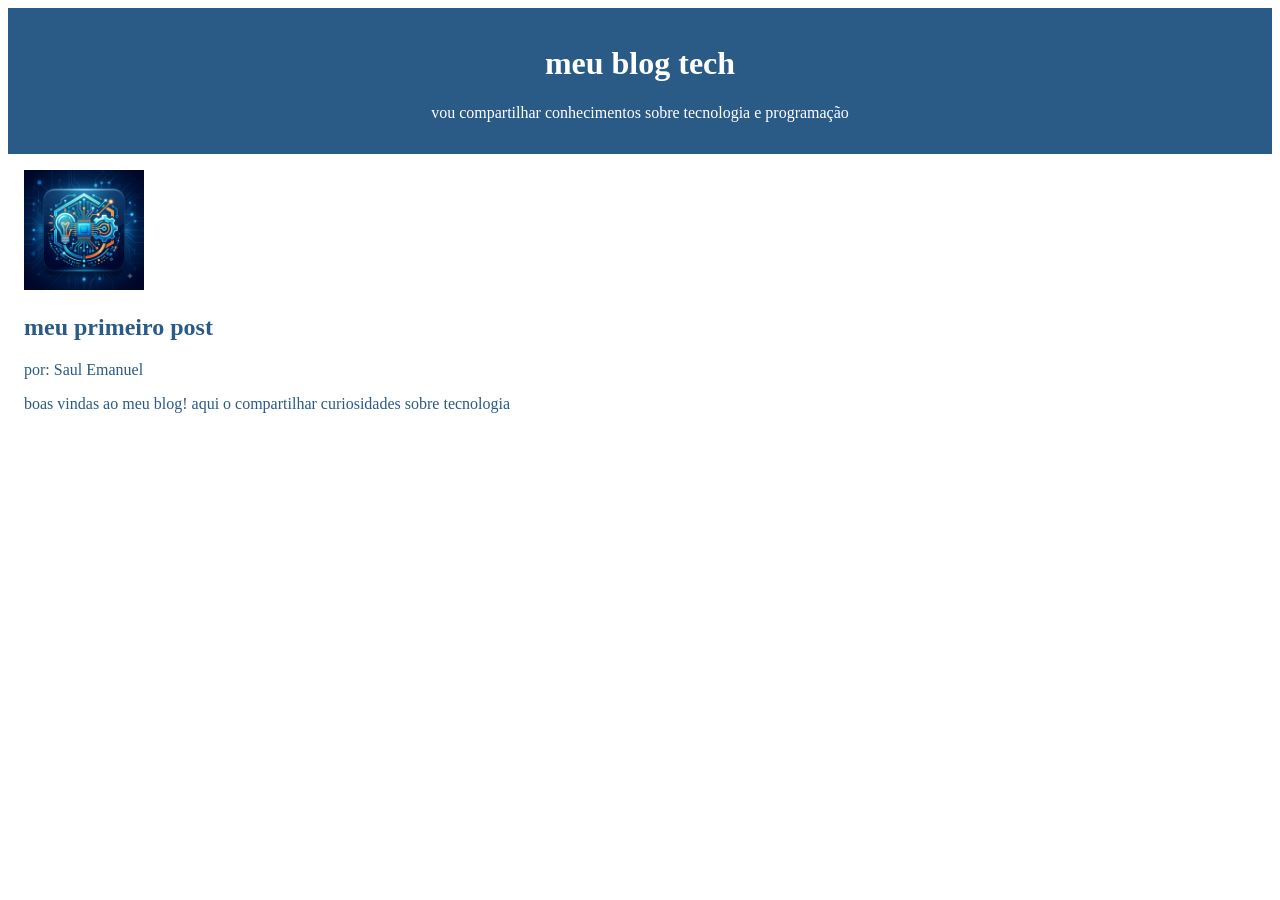
<file: index.html>
<!DOCTYPE html>
<html lang="pt-br">
    <head>
        <meta charset="UTF-8">
        <meta name="viewport" 
        content="width=device-width, initial-scale=1.0">
        <title>neymar traz o hexa</title>
        <style>
            header{
                background-color: #2A5B86;
                color:#FFFFFF;
                text-align: center;
                max-width: 1500px;
                margin: 0 auto;
                padding: 16px;
 
            }
            main {
                background-color: #FFFFFF;
                color: #2A5B86;
                max-width: 1500px;
                margin: 0 auto;
                padding: 16px;
            }
            img{
              width: 120px;
              height: 120px;
            }
        </style>
    </head>
       <body>
       <header>
        <h1>meu blog tech</h1>
        <p>vou compartilhar conhecimentos sobre tecnologia e programação<p>
        </header>
          <main> 
            <img src="img/imagem.png" alt="Um ícone pequeno e estilizado sobre um fundo branco e limpo. Ao centro, há uma ilustração azul que combina elementos simbolizando tecnologia e inovação, como engrenagens interconectadas e linhas de circuito formando um padrão coeso. Acima e abaixo desse ícone, lê-se o texto "TECH BLOG" em letras maiúsculas azuis, sugerindo a logomarca de uma publicação digital moderna voltada para atualizações e insights sobre tecnologia.">
             <h2>meu primeiro post</h2>
            <p>por: Saul Emanuel</p>
            <p>boas vindas ao meu blog! aqui o compartilhar curiosidades sobre tecnologia</p>
          </main>
       </body>
    </html>
</file>
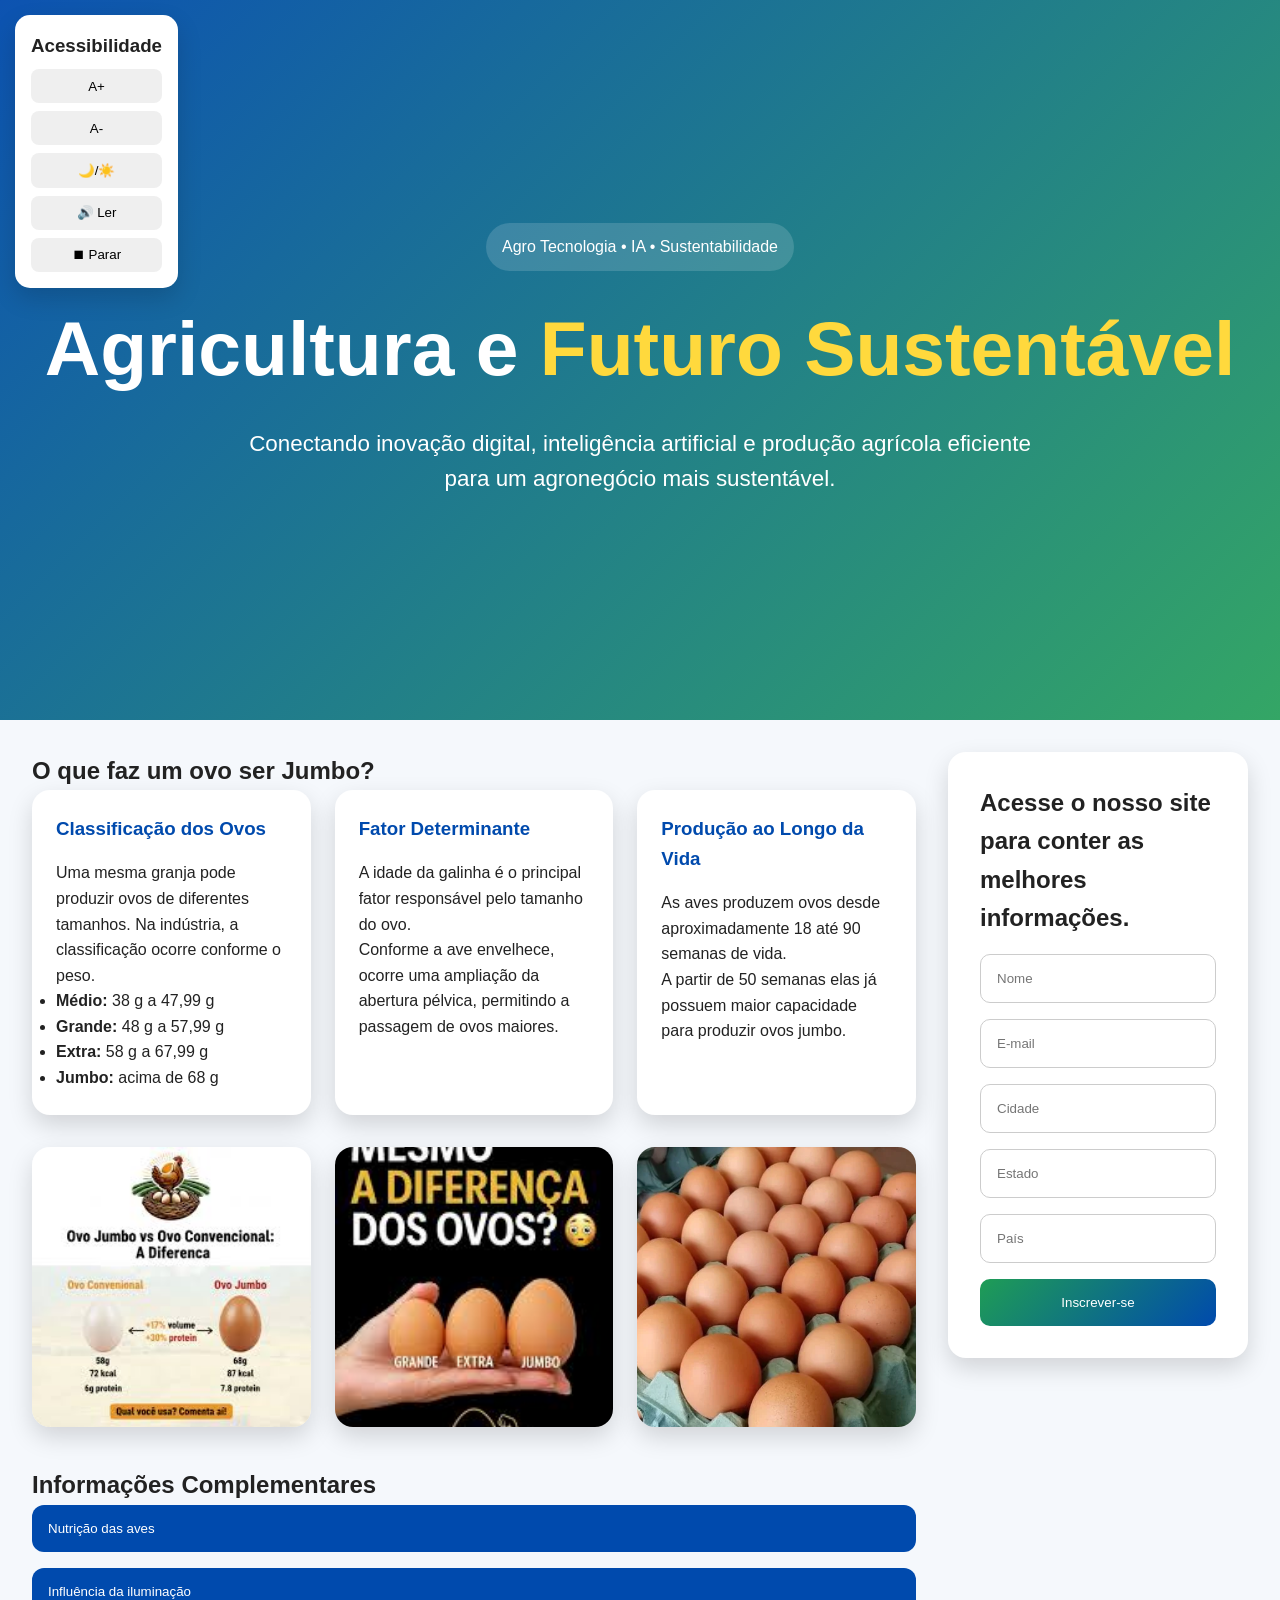
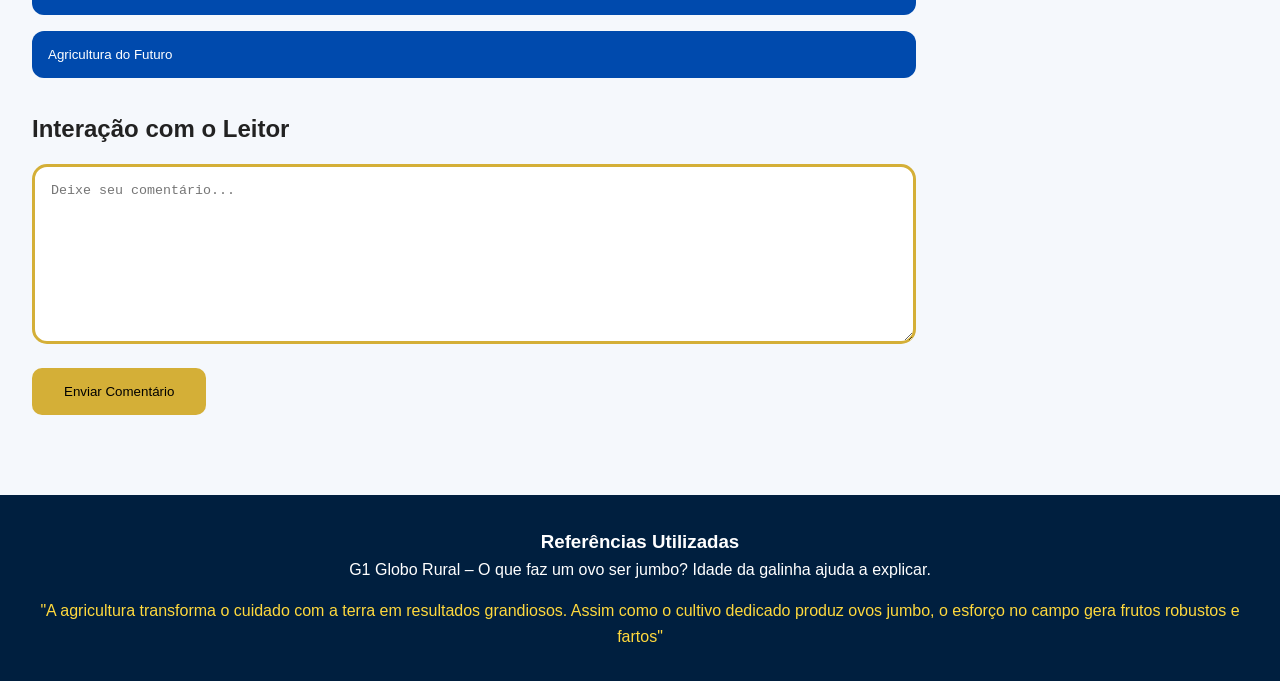
<file: AGRINHO SAULZIN/index.html>
<!DOCTYPE html>
<html lang="pt-BR">
<head>
    <meta charset="UTF-8">
    <meta name="viewport" content="width=device-width, initial-scale=1.0">
    <title>Agricultura e Futuro Sustentável</title>
    <link rel="stylesheet" href="style.css">
</head>
<body>

    <!-- Caixa de Acessibilidade -->
    <div class="accessibility-box">
        <h3>Acessibilidade</h3>
        <button id="increaseFont">A+</button>
        <button id="decreaseFont">A-</button>
        <button id="toggleTheme">🌙/☀️</button>
        <button id="startReading">🔊 Ler</button>
        <button id="stopReading">⏹ Parar</button>
    </div>

    <!-- HERO -->
    <header class="hero">
        <div class="hero-content">
            <span class="tag">Agro Tecnologia • IA • Sustentabilidade</span>

            <h1>
                Agricultura e
                <span>Futuro Sustentável</span>
            </h1>

            <p>
                Conectando inovação digital, inteligência artificial e
                produção agrícola eficiente para um agronegócio mais
                sustentável.
            </p>
        </div>
    </header>

    <main class="container">

        <!-- Conteúdo Principal -->
        <section class="content" id="mainContent">

            <div class="section-title">
                <h2>O que faz um ovo ser Jumbo?</h2>
            </div>

            <div class="cards-grid">

                <article class="card">
                    <h3>Classificação dos Ovos</h3>
                    <p>
                        Uma mesma granja pode produzir ovos de diferentes tamanhos.
                        Na indústria, a classificação ocorre conforme o peso.
                    </p>

                    <ul>
                        <li><strong>Médio:</strong> 38 g a 47,99 g</li>
                        <li><strong>Grande:</strong> 48 g a 57,99 g</li>
                        <li><strong>Extra:</strong> 58 g a 67,99 g</li>
                        <li><strong>Jumbo:</strong> acima de 68 g</li>
                    </ul>
                </article>

                <article class="card">
                    <h3>Fator Determinante</h3>
                    <p>
                        A idade da galinha é o principal fator responsável
                        pelo tamanho do ovo.
                    </p>

                    <p>
                        Conforme a ave envelhece, ocorre uma ampliação da
                        abertura pélvica, permitindo a passagem de ovos maiores.
                    </p>
                </article>

                <article class="card">
                    <h3>Produção ao Longo da Vida</h3>
                    <p>
                        As aves produzem ovos desde aproximadamente
                        18 até 90 semanas de vida.
                    </p>

                    <p>
                        A partir de 50 semanas elas já possuem maior
                        capacidade para produzir ovos jumbo.
                    </p>
                </article>

            </div>

            <!-- Espaços para imagens -->
            <section class="gallery">

                <div class="imagem">
                    <img src="img/Foto1.png" alt="ovo jumbo">
                </div>

                <div class="imagem">
                    <img src="img/Foto2.png" alt="você sabe diferenciar ovos">
                </div>

                <div class="imagem">
                    <img src="img/Foto3.png" alt="ovos normais">
                </div>

            </section>

            <!-- Accordion -->
            <section class="accordion-section">

                <h2>Informações Complementares</h2>

                <div class="accordion-item">
                    <button class="accordion-btn">
                        Nutrição das aves
                    </button>

                    <div class="accordion-content">
                        <p>
                            A alimentação deve ser altamente nutritiva,
                            rica em proteínas e baseada principalmente
                            em soja para favorecer a produção.
                        </p>
                    </div>
                </div>

                <div class="accordion-item">
                    <button class="accordion-btn">
                        Influência da iluminação
                    </button>

                    <div class="accordion-content">
                        <p>
                            O aumento da luz artificial nos galinheiros
                            pode estimular a produção de ovos.
                        </p>
                    </div>
                </div>

                <div class="accordion-item">
                    <button class="accordion-btn">
                        Agricultura do Futuro
                    </button>

                    <div class="accordion-content">
                        <p>
                            Sensores inteligentes, análise de dados,
                            automação e inteligência artificial estão
                            transformando o agronegócio em uma atividade
                            mais eficiente e sustentável.
                        </p>
                    </div>
                </div>

            </section>

            <!-- Comentários -->
            <section class="comments">
                <h2>Interação com o Leitor</h2>

                <textarea
                    placeholder="Deixe seu comentário..."
                ></textarea>

                <button class="comment-btn">
                    Enviar Comentário
                </button>
            </section>

        </section>

        <!-- Formulário à direita -->
        <aside class="sidebar">

            <div class="form-card">

                <h2>Acesse o nosso site para conter as melhores informações.</h2>

                <form>

                    <input type="text" placeholder="Nome">

                    <input type="email" placeholder="E-mail">

                    <input type="text" placeholder="Cidade">

                    <input type="text" placeholder="Estado">

                    <input type="text" placeholder="País">

                    <button type="submit">
                        Inscrever-se
                    </button>

                </form>

            </div>

        </aside>

    </main>

    <!-- Rodapé -->
    <footer>

        <h3>Referências Utilizadas</h3>

        <p>
            G1 Globo Rural – O que faz um ovo ser jumbo? Idade da galinha ajuda a explicar.
        </p>

        <p class="frase">
            "A agricultura transforma o cuidado com a terra em resultados grandiosos. 
            Assim como o cultivo dedicado produz ovos jumbo, o esforço no campo gera frutos robustos e fartos"
        </p>

    </footer>

    <script src="script.js"></script>

</body>
</html>
</file>
<file: AGRINHO SAULZIN/style.css>
:root{

    --azul:#004aad;
    --azul-celeste:#58b8ff;
    --azul-metalico:#5f7d95;
    --verde:#1f9d55;
    --amarelo:#ffd93d;
    --ouro:#d4af37;
    --preto:#111;
    --branco:#fff;

    --radius:18px;
    --shadow:0 10px 25px rgba(0,0,0,.15);

    --spacing:1rem;
    --font-base:16px;
}

*{
    margin:0;
    padding:0;
    box-sizing:border-box;
}

html{
    font-size:var(--font-base);
    scroll-behavior:smooth;
}

body{
    font-family:Segoe UI, Arial, sans-serif;
    background:#f5f8fc;
    color:#222;
    line-height:1.6;
}

body.dark{
    background:#111;
    color:white;
}

body.dark .card,
body.dark .form-card,
body.dark .accordion-content,
body.dark footer{
    background:#1b1b1b;
    color:white;
}

.hero{
    min-height:80vh;

    background:
    linear-gradient(
    135deg,
    rgba(0,74,173,.95),
    rgba(31,157,85,.9));

    display:flex;
    justify-content:center;
    align-items:center;
    text-align:center;

    padding:2rem;
    color:white;
}

.hero h1{
    font-size:clamp(2.5rem,6vw,5rem);
}

.hero h1 span{
    color:var(--amarelo);
}

.hero p{
    max-width:800px;
    margin:auto;
    margin-top:1rem;
    font-size:clamp(1rem,2vw,1.4rem);
}

.tag{
    display:inline-block;
    margin-bottom:1rem;
    background:rgba(255,255,255,.15);
    padding:.7rem 1rem;
    border-radius:50px;
}

.container{
    display:grid;
    grid-template-columns:minmax(0,3fr) minmax(300px,1fr);
    gap:2rem;

    padding:2rem;
}

.cards-grid{
    display:grid;
    grid-template-columns:repeat(auto-fit,minmax(250px,1fr));
    gap:1.5rem;
}

.card{
    background:white;
    padding:1.5rem;
    border-radius:var(--radius);
    box-shadow:var(--shadow);
}

.card h3{
    color:var(--azul);
    margin-bottom:1rem;
}

.gallery{
    margin-top:2rem;

    display:grid;
    grid-template-columns:repeat(auto-fit,minmax(250px,1fr));
    gap:1.5rem;
}

.imagem img{
    width:100%;
    height:280px;
    object-fit:cover;
    border-radius:var(--radius);
    box-shadow:var(--shadow);
    transition:.4s;
}

.imagem img:hover{
    transform:translateY(-5px) scale(1.02);
}

.accordion-section{
    margin-top:2rem;
}

.accordion-btn{
    width:100%;
    border:none;
    cursor:pointer;

    background:var(--azul);
    color:white;

    padding:1rem;
    text-align:left;

    border-radius:12px;
}

.accordion-content{
    background:white;
    max-height:0;
    overflow:hidden;

    transition:max-height .4s ease;

    border-radius:12px;
    margin-bottom:1rem;
}

.accordion-content p{
    padding:1rem;
}

.sidebar{
    position:sticky;
    top:20px;
    height:max-content;
}

.form-card{
    background:white;
    padding:2rem;
    border-radius:var(--radius);
    box-shadow:var(--shadow);
}

.form-card h2{
    margin-bottom:1rem;
}

.form-card form{
    display:flex;
    flex-direction:column;
    gap:1rem;
}

.form-card input{
    padding:1rem;
    border-radius:10px;
    border:1px solid #ccc;
}

.form-card button{
    border:none;
    padding:1rem;
    border-radius:10px;
    cursor:pointer;

    background:linear-gradient(
    135deg,
    var(--verde),
    var(--azul));

    color:white;
}

.comments{
    margin-top:2rem;
}

.comments textarea{
    width:100%;
    min-height:180px;

    border:3px solid var(--ouro);
    border-radius:15px;

    padding:1rem;
    margin-top:1rem;
}

.comment-btn{
    margin-top:1rem;
    padding:1rem 2rem;
    border:none;
    cursor:pointer;
    border-radius:10px;

    background:var(--ouro);
}

.accessibility-box{
    position:fixed;
    top:15px;
    left:15px;

    z-index:1000;

    background:white;
    padding:1rem;

    border-radius:15px;
    box-shadow:var(--shadow);

    display:flex;
    flex-direction:column;
    gap:.5rem;
}

.accessibility-box button{
    cursor:pointer;
    border:none;
    padding:.6rem;
    border-radius:8px;
}

footer{
    margin-top:3rem;
    padding:2rem;
    background:#001f3f;
    color:white;
    text-align:center;
}

.frase{
    margin-top:1rem;
    color:var(--amarelo);
}

@media(max-width:900px){

    .container{
        grid-template-columns:1fr;
    }

    .sidebar{
        position:relative;
    }

}

@media(max-width:480px){

    .accessibility-box{
        width:150px;
    }

}
</file>
